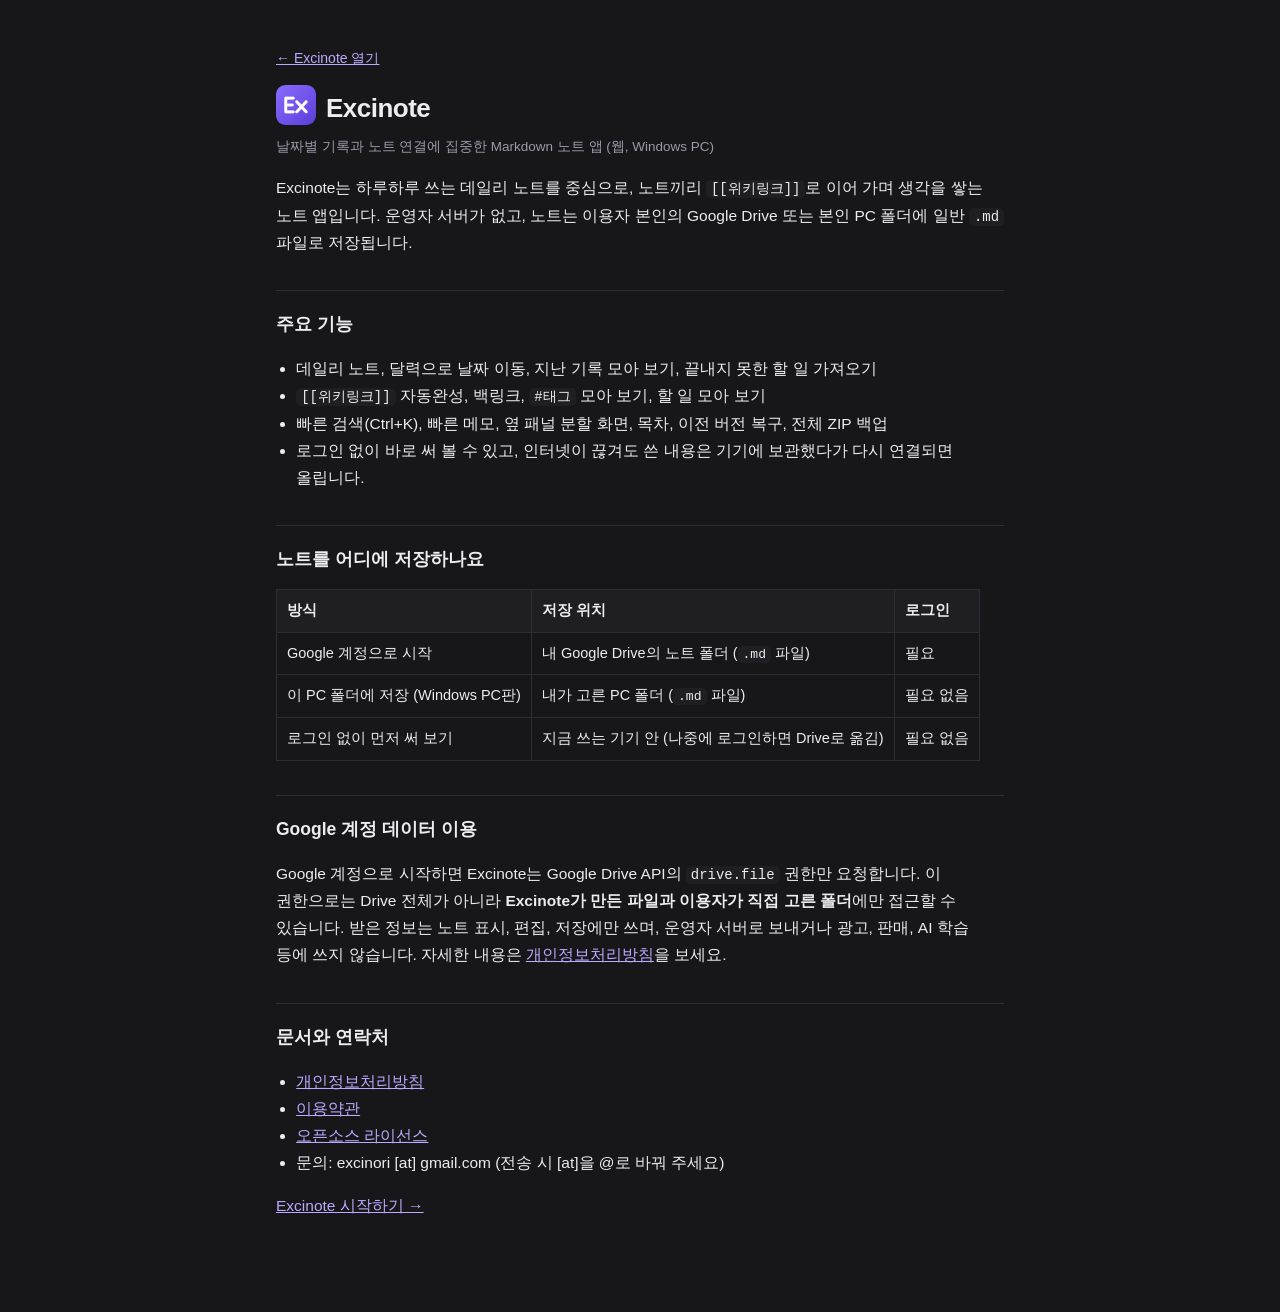
<file: about.html>
<!doctype html>
<html lang="ko">
<head>
<meta charset="utf-8">
<meta name="viewport" content="width=device-width, initial-scale=1">
<title>Excinote 소개</title>
<meta name="description" content="Excinote는 날짜별 기록과 노트 연결에 집중한 Markdown 노트 앱입니다. 운영자 서버 없이 노트를 내 Google Drive 또는 내 PC 폴더에 .md 파일로 저장합니다.">
<link rel="icon" href="icon.svg" type="image/svg+xml">
<link rel="stylesheet" href="legal.css">
</head>
<body>
<main>
<p class="back"><a href="./">← Excinote 열기</a></p>
<h1><img src="logo-120.png" width="40" height="40" alt="" style="vertical-align:-8px;margin-right:10px;border-radius:9px">Excinote</h1>
<p class="meta">날짜별 기록과 노트 연결에 집중한 Markdown 노트 앱 (웹, Windows PC)</p>

<p>Excinote는 하루하루 쓰는 데일리 노트를 중심으로, 노트끼리 <code>[[위키링크]]</code>로 이어 가며 생각을 쌓는 노트 앱입니다. 운영자 서버가 없고, 노트는 이용자 본인의 Google Drive 또는 본인 PC 폴더에 일반 <code>.md</code> 파일로 저장됩니다.</p>

<h2>주요 기능</h2>
<ul>
  <li>데일리 노트, 달력으로 날짜 이동, 지난 기록 모아 보기, 끝내지 못한 할 일 가져오기</li>
  <li><code>[[위키링크]]</code> 자동완성, 백링크, <code>#태그</code> 모아 보기, 할 일 모아 보기</li>
  <li>빠른 검색(Ctrl+K), 빠른 메모, 옆 패널 분할 화면, 목차, 이전 버전 복구, 전체 ZIP 백업</li>
  <li>로그인 없이 바로 써 볼 수 있고, 인터넷이 끊겨도 쓴 내용은 기기에 보관했다가 다시 연결되면 올립니다.</li>
</ul>

<h2>노트를 어디에 저장하나요</h2>
<table>
  <tr><th>방식</th><th>저장 위치</th><th>로그인</th></tr>
  <tr><td>Google 계정으로 시작</td><td>내 Google Drive의 노트 폴더 (<code>.md</code> 파일)</td><td>필요</td></tr>
  <tr><td>이 PC 폴더에 저장 (Windows PC판)</td><td>내가 고른 PC 폴더 (<code>.md</code> 파일)</td><td>필요 없음</td></tr>
  <tr><td>로그인 없이 먼저 써 보기</td><td>지금 쓰는 기기 안 (나중에 로그인하면 Drive로 옮김)</td><td>필요 없음</td></tr>
</table>

<h2>Google 계정 데이터 이용</h2>
<p>Google 계정으로 시작하면 Excinote는 Google Drive API의 <code>drive.file</code> 권한만 요청합니다. 이 권한으로는 Drive 전체가 아니라 <b>Excinote가 만든 파일과 이용자가 직접 고른 폴더</b>에만 접근할 수 있습니다. 받은 정보는 노트 표시, 편집, 저장에만 쓰며, 운영자 서버로 보내거나 광고, 판매, AI 학습 등에 쓰지 않습니다. 자세한 내용은 <a href="privacy.html">개인정보처리방침</a>을 보세요.</p>

<h2>문서와 연락처</h2>
<ul>
  <li><a href="privacy.html">개인정보처리방침</a></li>
  <li><a href="terms.html">이용약관</a></li>
  <li><a href="THIRD_PARTY_LICENSES.txt">오픈소스 라이선스</a></li>
  <li>문의: excinori [at] gmail.com (전송 시 [at]을 @로 바꿔 주세요)</li>
</ul>
<p><a href="./">Excinote 시작하기 →</a></p>
</main>
</body>
</html>
</file>
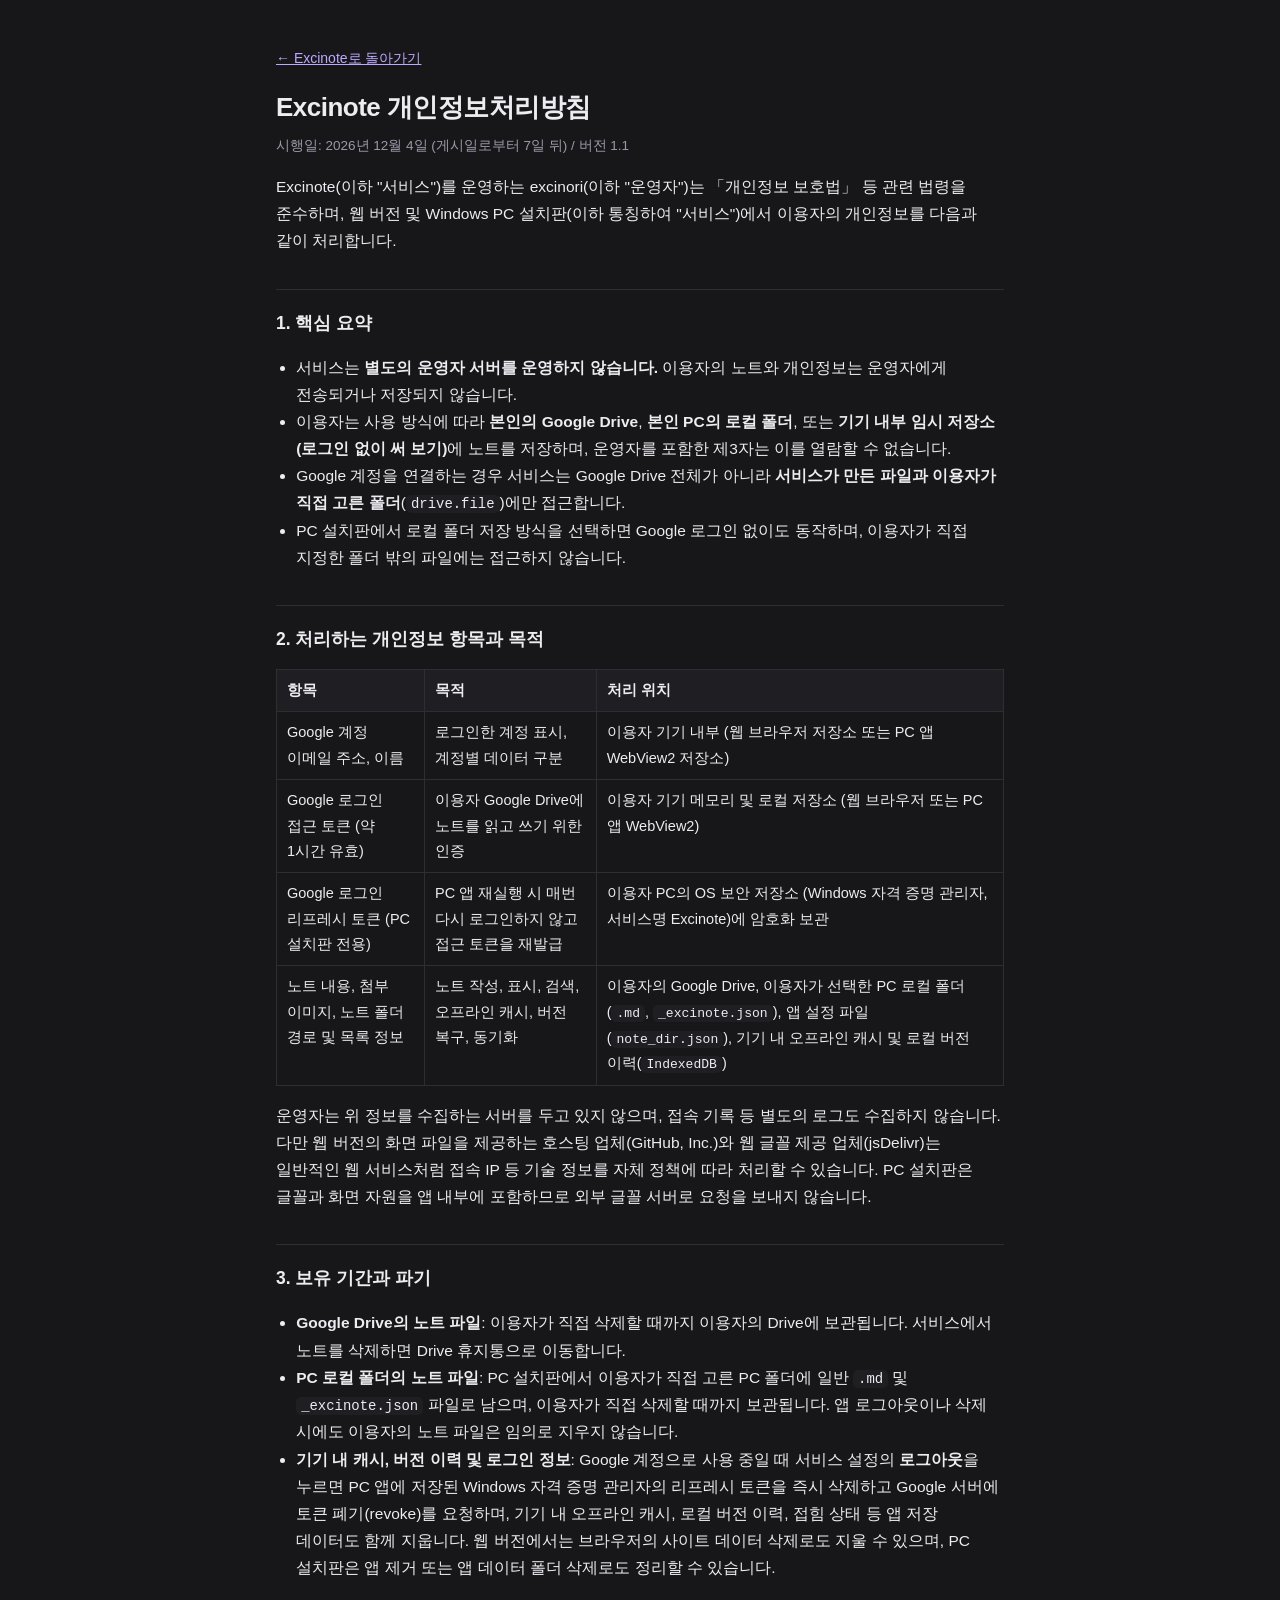
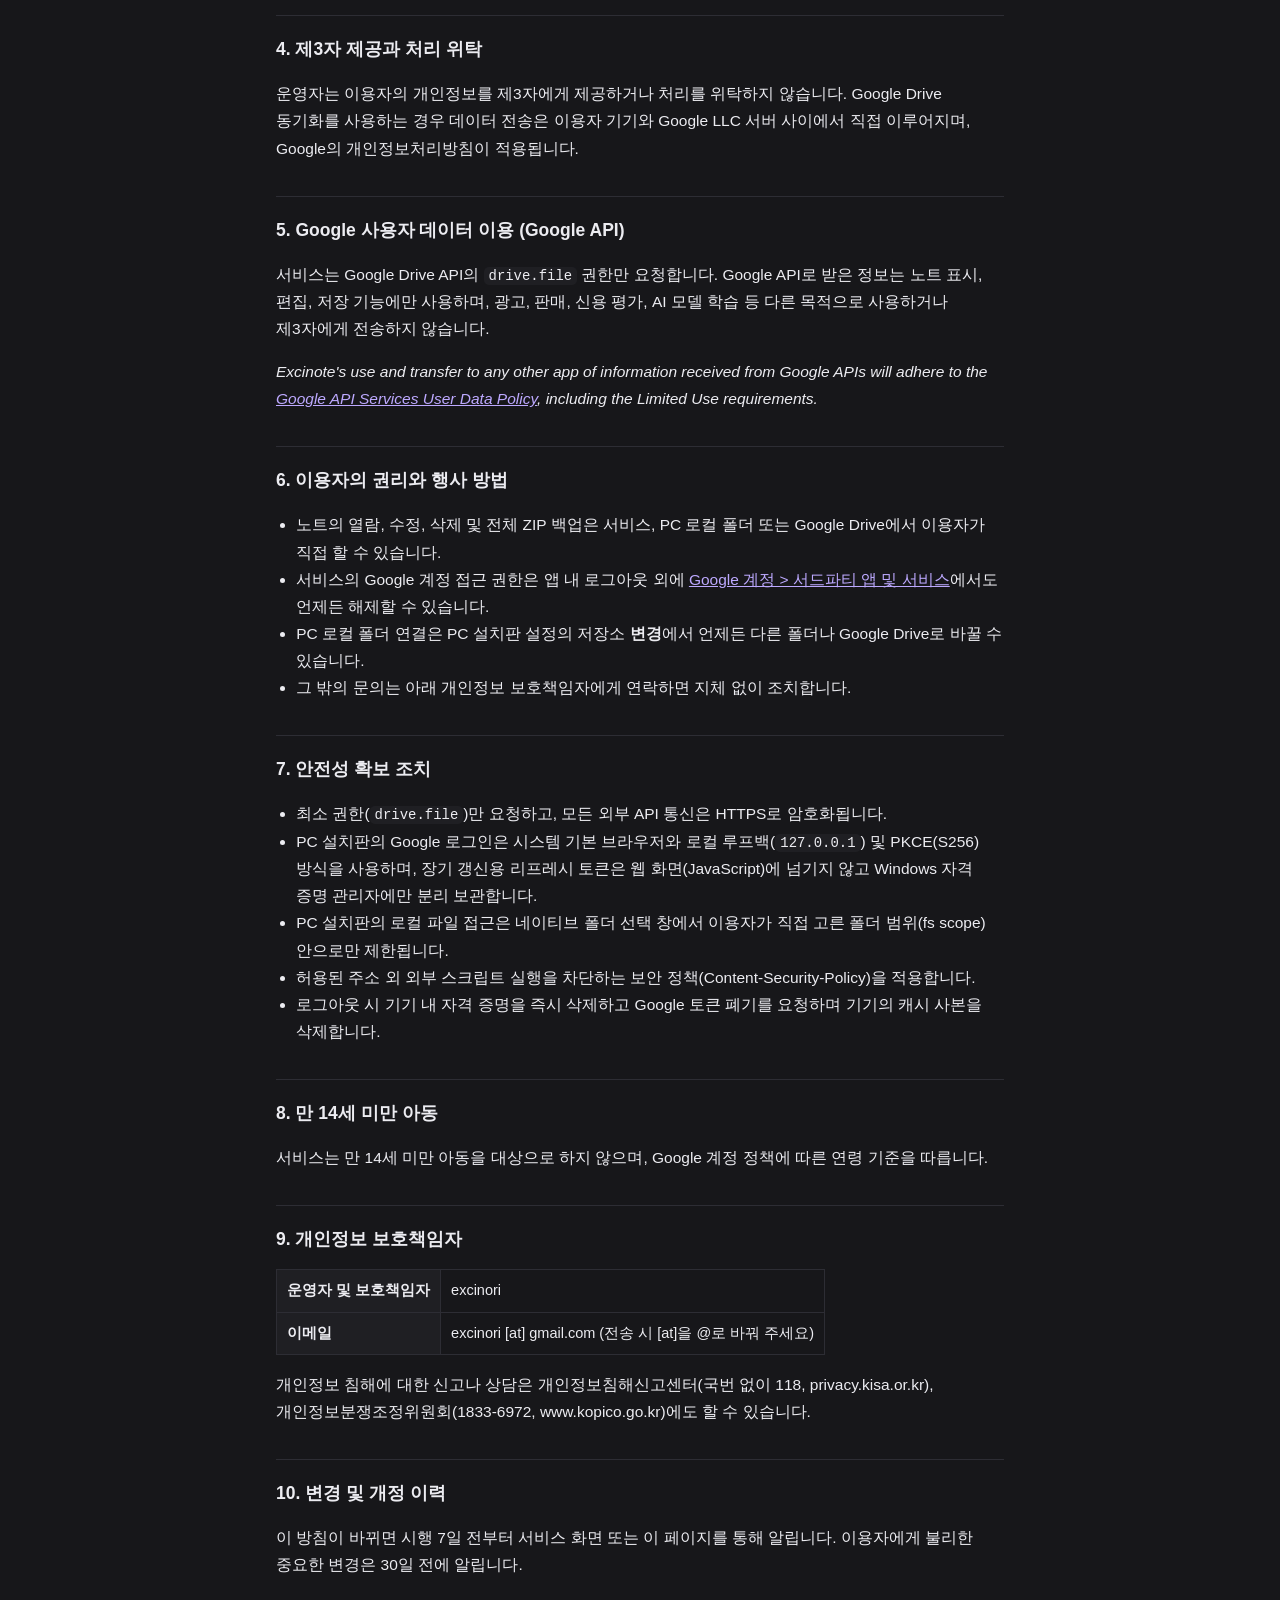
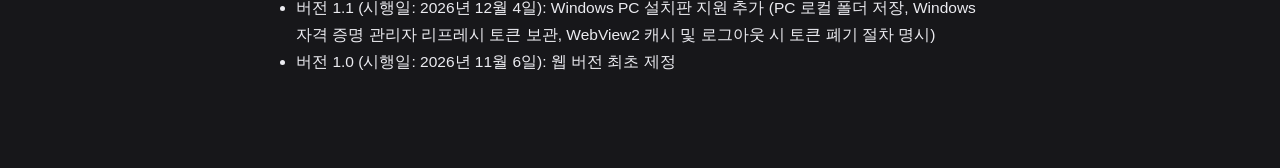
<file: privacy.html>
<!doctype html>
<html lang="ko">
<head>
<meta charset="utf-8">
<meta name="viewport" content="width=device-width, initial-scale=1">
<title>Excinote 개인정보처리방침</title>
<link rel="icon" href="icon.svg" type="image/svg+xml">
<link rel="stylesheet" href="legal.css">
</head>
<body>
<main>
<p class="back"><a href="./">← Excinote로 돌아가기</a></p>
<h1>Excinote 개인정보처리방침</h1>
<p class="meta">시행일: 2026년 12월 4일 (게시일로부터 7일 뒤) / 버전 1.1</p>

<p>Excinote(이하 "서비스")를 운영하는 excinori(이하 "운영자")는 「개인정보 보호법」 등 관련 법령을 준수하며, 웹 버전 및 Windows PC 설치판(이하 통칭하여 "서비스")에서 이용자의 개인정보를 다음과 같이 처리합니다.</p>

<h2>1. 핵심 요약</h2>
<ul>
  <li>서비스는 <b>별도의 운영자 서버를 운영하지 않습니다.</b> 이용자의 노트와 개인정보는 운영자에게 전송되거나 저장되지 않습니다.</li>
  <li>이용자는 사용 방식에 따라 <b>본인의 Google Drive</b>, <b>본인 PC의 로컬 폴더</b>, 또는 <b>기기 내부 임시 저장소(로그인 없이 써 보기)</b>에 노트를 저장하며, 운영자를 포함한 제3자는 이를 열람할 수 없습니다.</li>
  <li>Google 계정을 연결하는 경우 서비스는 Google Drive 전체가 아니라 <b>서비스가 만든 파일과 이용자가 직접 고른 폴더</b>(<code>drive.file</code>)에만 접근합니다.</li>
  <li>PC 설치판에서 로컬 폴더 저장 방식을 선택하면 Google 로그인 없이도 동작하며, 이용자가 직접 지정한 폴더 밖의 파일에는 접근하지 않습니다.</li>
</ul>

<h2>2. 처리하는 개인정보 항목과 목적</h2>
<table>
  <tr><th>항목</th><th>목적</th><th>처리 위치</th></tr>
  <tr><td>Google 계정 이메일 주소, 이름</td><td>로그인한 계정 표시, 계정별 데이터 구분</td><td>이용자 기기 내부 (웹 브라우저 저장소 또는 PC 앱 WebView2 저장소)</td></tr>
  <tr><td>Google 로그인 접근 토큰 (약 1시간 유효)</td><td>이용자 Google Drive에 노트를 읽고 쓰기 위한 인증</td><td>이용자 기기 메모리 및 로컬 저장소 (웹 브라우저 또는 PC 앱 WebView2)</td></tr>
  <tr><td>Google 로그인 리프레시 토큰 (PC 설치판 전용)</td><td>PC 앱 재실행 시 매번 다시 로그인하지 않고 접근 토큰을 재발급</td><td>이용자 PC의 OS 보안 저장소 (Windows 자격 증명 관리자, 서비스명 Excinote)에 암호화 보관</td></tr>
  <tr><td>노트 내용, 첨부 이미지, 노트 폴더 경로 및 목록 정보</td><td>노트 작성, 표시, 검색, 오프라인 캐시, 버전 복구, 동기화</td><td>이용자의 Google Drive, 이용자가 선택한 PC 로컬 폴더(<code>.md</code>, <code>_excinote.json</code>), 앱 설정 파일(<code>note_dir.json</code>), 기기 내 오프라인 캐시 및 로컬 버전 이력(<code>IndexedDB</code>)</td></tr>
</table>
<p>운영자는 위 정보를 수집하는 서버를 두고 있지 않으며, 접속 기록 등 별도의 로그도 수집하지 않습니다. 다만 웹 버전의 화면 파일을 제공하는 호스팅 업체(GitHub, Inc.)와 웹 글꼴 제공 업체(jsDelivr)는 일반적인 웹 서비스처럼 접속 IP 등 기술 정보를 자체 정책에 따라 처리할 수 있습니다. PC 설치판은 글꼴과 화면 자원을 앱 내부에 포함하므로 외부 글꼴 서버로 요청을 보내지 않습니다.</p>

<h2>3. 보유 기간과 파기</h2>
<ul>
  <li><b>Google Drive의 노트 파일</b>: 이용자가 직접 삭제할 때까지 이용자의 Drive에 보관됩니다. 서비스에서 노트를 삭제하면 Drive 휴지통으로 이동합니다.</li>
  <li><b>PC 로컬 폴더의 노트 파일</b>: PC 설치판에서 이용자가 직접 고른 PC 폴더에 일반 <code>.md</code> 및 <code>_excinote.json</code> 파일로 남으며, 이용자가 직접 삭제할 때까지 보관됩니다. 앱 로그아웃이나 삭제 시에도 이용자의 노트 파일은 임의로 지우지 않습니다.</li>
  <li><b>기기 내 캐시, 버전 이력 및 로그인 정보</b>: Google 계정으로 사용 중일 때 서비스 설정의 <b>로그아웃</b>을 누르면 PC 앱에 저장된 Windows 자격 증명 관리자의 리프레시 토큰을 즉시 삭제하고 Google 서버에 토큰 폐기(revoke)를 요청하며, 기기 내 오프라인 캐시, 로컬 버전 이력, 접힘 상태 등 앱 저장 데이터도 함께 지웁니다. 웹 버전에서는 브라우저의 사이트 데이터 삭제로도 지울 수 있으며, PC 설치판은 앱 제거 또는 앱 데이터 폴더 삭제로도 정리할 수 있습니다.</li>
</ul>

<h2>4. 제3자 제공과 처리 위탁</h2>
<p>운영자는 이용자의 개인정보를 제3자에게 제공하거나 처리를 위탁하지 않습니다. Google Drive 동기화를 사용하는 경우 데이터 전송은 이용자 기기와 Google LLC 서버 사이에서 직접 이루어지며, Google의 개인정보처리방침이 적용됩니다.</p>

<h2>5. Google 사용자 데이터 이용 (Google API)</h2>
<p>서비스는 Google Drive API의 <code>drive.file</code> 권한만 요청합니다. Google API로 받은 정보는 노트 표시, 편집, 저장 기능에만 사용하며, 광고, 판매, 신용 평가, AI 모델 학습 등 다른 목적으로 사용하거나 제3자에게 전송하지 않습니다.</p>
<p lang="en"><i>Excinote's use and transfer to any other app of information received from Google APIs will adhere to the <a href="https://developers.google.com/terms/api-services-user-data-policy" target="_blank" rel="noopener">Google API Services User Data Policy</a>, including the Limited Use requirements.</i></p>

<h2>6. 이용자의 권리와 행사 방법</h2>
<ul>
  <li>노트의 열람, 수정, 삭제 및 전체 ZIP 백업은 서비스, PC 로컬 폴더 또는 Google Drive에서 이용자가 직접 할 수 있습니다.</li>
  <li>서비스의 Google 계정 접근 권한은 앱 내 로그아웃 외에 <a href="https://myaccount.google.com/connections" target="_blank" rel="noopener">Google 계정 &gt; 서드파티 앱 및 서비스</a>에서도 언제든 해제할 수 있습니다.</li>
  <li>PC 로컬 폴더 연결은 PC 설치판 설정의 저장소 <b>변경</b>에서 언제든 다른 폴더나 Google Drive로 바꿀 수 있습니다.</li>
  <li>그 밖의 문의는 아래 개인정보 보호책임자에게 연락하면 지체 없이 조치합니다.</li>
</ul>

<h2>7. 안전성 확보 조치</h2>
<ul>
  <li>최소 권한(<code>drive.file</code>)만 요청하고, 모든 외부 API 통신은 HTTPS로 암호화됩니다.</li>
  <li>PC 설치판의 Google 로그인은 시스템 기본 브라우저와 로컬 루프백(<code>127.0.0.1</code>) 및 PKCE(S256) 방식을 사용하며, 장기 갱신용 리프레시 토큰은 웹 화면(JavaScript)에 넘기지 않고 Windows 자격 증명 관리자에만 분리 보관합니다.</li>
  <li>PC 설치판의 로컬 파일 접근은 네이티브 폴더 선택 창에서 이용자가 직접 고른 폴더 범위(fs scope) 안으로만 제한됩니다.</li>
  <li>허용된 주소 외 외부 스크립트 실행을 차단하는 보안 정책(Content-Security-Policy)을 적용합니다.</li>
  <li>로그아웃 시 기기 내 자격 증명을 즉시 삭제하고 Google 토큰 폐기를 요청하며 기기의 캐시 사본을 삭제합니다.</li>
</ul>

<h2>8. 만 14세 미만 아동</h2>
<p>서비스는 만 14세 미만 아동을 대상으로 하지 않으며, Google 계정 정책에 따른 연령 기준을 따릅니다.</p>

<h2>9. 개인정보 보호책임자</h2>
<table>
  <tr><th>운영자 및 보호책임자</th><td>excinori</td></tr>
  <tr><th>이메일</th><td>excinori [at] gmail.com (전송 시 [at]을 @로 바꿔 주세요)</td></tr>
</table>
<p>개인정보 침해에 대한 신고나 상담은 개인정보침해신고센터(국번 없이 118, privacy.kisa.or.kr), 개인정보분쟁조정위원회(1833-6972, www.kopico.go.kr)에도 할 수 있습니다.</p>

<h2>10. 변경 및 개정 이력</h2>
<p>이 방침이 바뀌면 시행 7일 전부터 서비스 화면 또는 이 페이지를 통해 알립니다. 이용자에게 불리한 중요한 변경은 30일 전에 알립니다.</p>
<ul>
  <li>버전 1.1 (시행일: 2026년 12월 4일): Windows PC 설치판 지원 추가 (PC 로컬 폴더 저장, Windows 자격 증명 관리자 리프레시 토큰 보관, WebView2 캐시 및 로그아웃 시 토큰 폐기 절차 명시)</li>
  <li>버전 1.0 (시행일: 2026년 11월 6일): 웹 버전 최초 제정</li>
</ul>
</main>
</body>
</html>
</file>
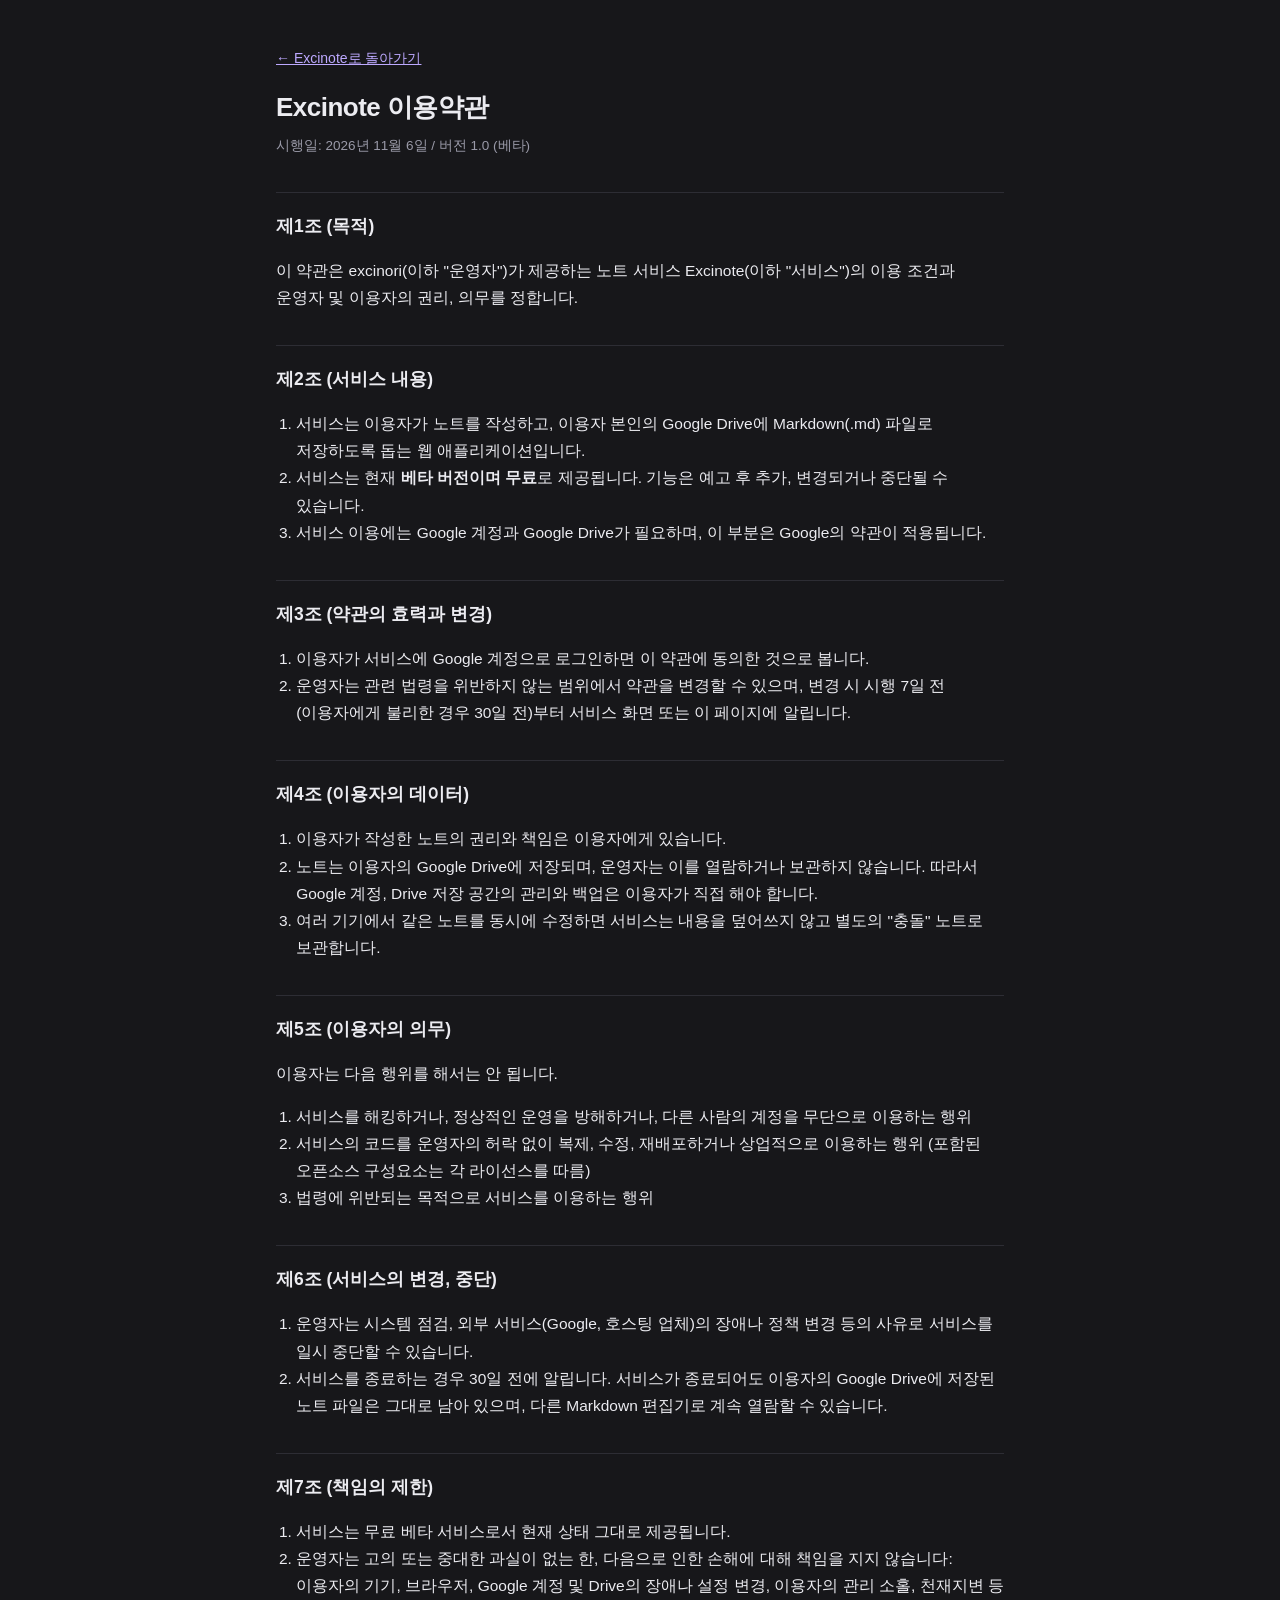
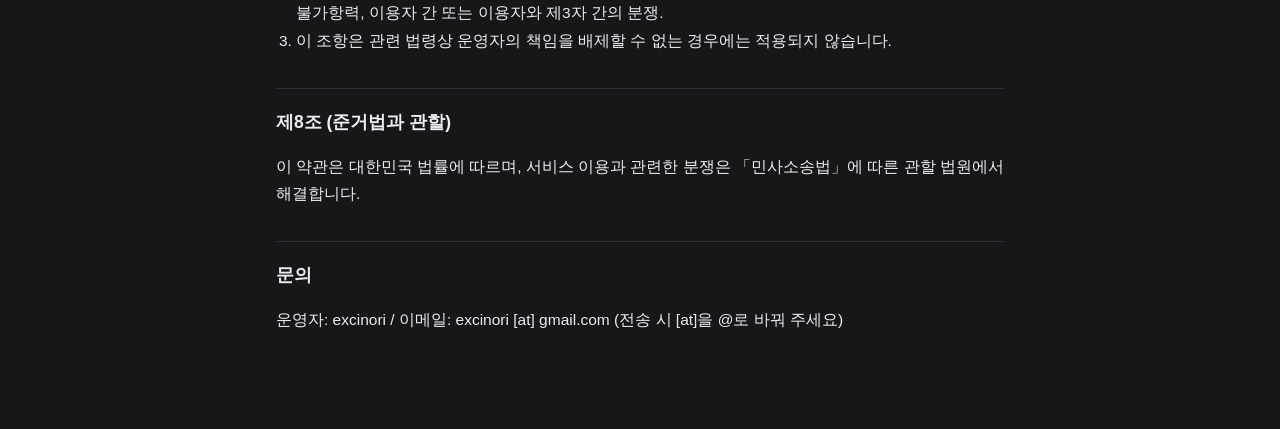
<file: terms.html>
<!doctype html>
<html lang="ko">
<head>
<meta charset="utf-8">
<meta name="viewport" content="width=device-width, initial-scale=1">
<title>Excinote 이용약관</title>
<link rel="icon" href="icon.svg" type="image/svg+xml">
<link rel="stylesheet" href="legal.css">
</head>
<body>
<main>
<p class="back"><a href="./">← Excinote로 돌아가기</a></p>
<h1>Excinote 이용약관</h1>
<p class="meta">시행일: 2026년 11월 6일 / 버전 1.0 (베타)</p>

<h2>제1조 (목적)</h2>
<p>이 약관은 excinori(이하 "운영자")가 제공하는 노트 서비스 Excinote(이하 "서비스")의 이용 조건과 운영자 및 이용자의 권리, 의무를 정합니다.</p>

<h2>제2조 (서비스 내용)</h2>
<ol>
  <li>서비스는 이용자가 노트를 작성하고, 이용자 본인의 Google Drive에 Markdown(.md) 파일로 저장하도록 돕는 웹 애플리케이션입니다.</li>
  <li>서비스는 현재 <b>베타 버전이며 무료</b>로 제공됩니다. 기능은 예고 후 추가, 변경되거나 중단될 수 있습니다.</li>
  <li>서비스 이용에는 Google 계정과 Google Drive가 필요하며, 이 부분은 Google의 약관이 적용됩니다.</li>
</ol>

<h2>제3조 (약관의 효력과 변경)</h2>
<ol>
  <li>이용자가 서비스에 Google 계정으로 로그인하면 이 약관에 동의한 것으로 봅니다.</li>
  <li>운영자는 관련 법령을 위반하지 않는 범위에서 약관을 변경할 수 있으며, 변경 시 시행 7일 전(이용자에게 불리한 경우 30일 전)부터 서비스 화면 또는 이 페이지에 알립니다.</li>
</ol>

<h2>제4조 (이용자의 데이터)</h2>
<ol>
  <li>이용자가 작성한 노트의 권리와 책임은 이용자에게 있습니다.</li>
  <li>노트는 이용자의 Google Drive에 저장되며, 운영자는 이를 열람하거나 보관하지 않습니다. 따라서 Google 계정, Drive 저장 공간의 관리와 백업은 이용자가 직접 해야 합니다.</li>
  <li>여러 기기에서 같은 노트를 동시에 수정하면 서비스는 내용을 덮어쓰지 않고 별도의 "충돌" 노트로 보관합니다.</li>
</ol>

<h2>제5조 (이용자의 의무)</h2>
<p>이용자는 다음 행위를 해서는 안 됩니다.</p>
<ol>
  <li>서비스를 해킹하거나, 정상적인 운영을 방해하거나, 다른 사람의 계정을 무단으로 이용하는 행위</li>
  <li>서비스의 코드를 운영자의 허락 없이 복제, 수정, 재배포하거나 상업적으로 이용하는 행위 (포함된 오픈소스 구성요소는 각 라이선스를 따름)</li>
  <li>법령에 위반되는 목적으로 서비스를 이용하는 행위</li>
</ol>

<h2>제6조 (서비스의 변경, 중단)</h2>
<ol>
  <li>운영자는 시스템 점검, 외부 서비스(Google, 호스팅 업체)의 장애나 정책 변경 등의 사유로 서비스를 일시 중단할 수 있습니다.</li>
  <li>서비스를 종료하는 경우 30일 전에 알립니다. 서비스가 종료되어도 이용자의 Google Drive에 저장된 노트 파일은 그대로 남아 있으며, 다른 Markdown 편집기로 계속 열람할 수 있습니다.</li>
</ol>

<h2>제7조 (책임의 제한)</h2>
<ol>
  <li>서비스는 무료 베타 서비스로서 현재 상태 그대로 제공됩니다.</li>
  <li>운영자는 고의 또는 중대한 과실이 없는 한, 다음으로 인한 손해에 대해 책임을 지지 않습니다: 이용자의 기기, 브라우저, Google 계정 및 Drive의 장애나 설정 변경, 이용자의 관리 소홀, 천재지변 등 불가항력, 이용자 간 또는 이용자와 제3자 간의 분쟁.</li>
  <li>이 조항은 관련 법령상 운영자의 책임을 배제할 수 없는 경우에는 적용되지 않습니다.</li>
</ol>

<h2>제8조 (준거법과 관할)</h2>
<p>이 약관은 대한민국 법률에 따르며, 서비스 이용과 관련한 분쟁은 「민사소송법」에 따른 관할 법원에서 해결합니다.</p>

<h2>문의</h2>
<p>운영자: excinori / 이메일: excinori [at] gmail.com (전송 시 [at]을 @로 바꿔 주세요)</p>
</main>
</body>
</html>
</file>
<file: legal.css>
:root { --bg: #17171a; --text: #ececf1; --muted: #9a9aa8; --line: #2d2d34; --soft: #1f1f23; --accent: #bda9ff; color-scheme: dark; }
* { box-sizing: border-box; }
body { margin: 0; background: var(--bg); color: var(--text); font-family: -apple-system, BlinkMacSystemFont, 'Segoe UI', 'Apple SD Gothic Neo', 'Malgun Gothic', sans-serif; line-height: 1.75; font-size: 15.5px; word-break: keep-all; overflow-wrap: anywhere; }
main { max-width: 760px; margin: 0 auto; padding: 32px 16px 80px; }
h1 { font-size: 26px; margin: 8px 0 4px; letter-spacing: -.02em; }
h2 { font-size: 17.5px; margin-top: 34px; padding-top: 18px; border-top: 1px solid var(--line); }
.meta { color: var(--muted); font-size: 13.5px; margin-top: 0; }
.back { font-size: 14px; }
a { color: var(--accent); }
code { background: var(--soft); border-radius: 5px; padding: 1px 5px; font-size: .9em; }
table { width: 100%; border-collapse: collapse; font-size: 14.5px; margin: 10px 0; display: block; overflow-x: auto; }
th, td { border: 1px solid var(--line); padding: 8px 10px; text-align: left; vertical-align: top; }
th { background: var(--soft); font-weight: 600; white-space: nowrap; }
ol, ul { padding-left: 1.3em; }
</file>
